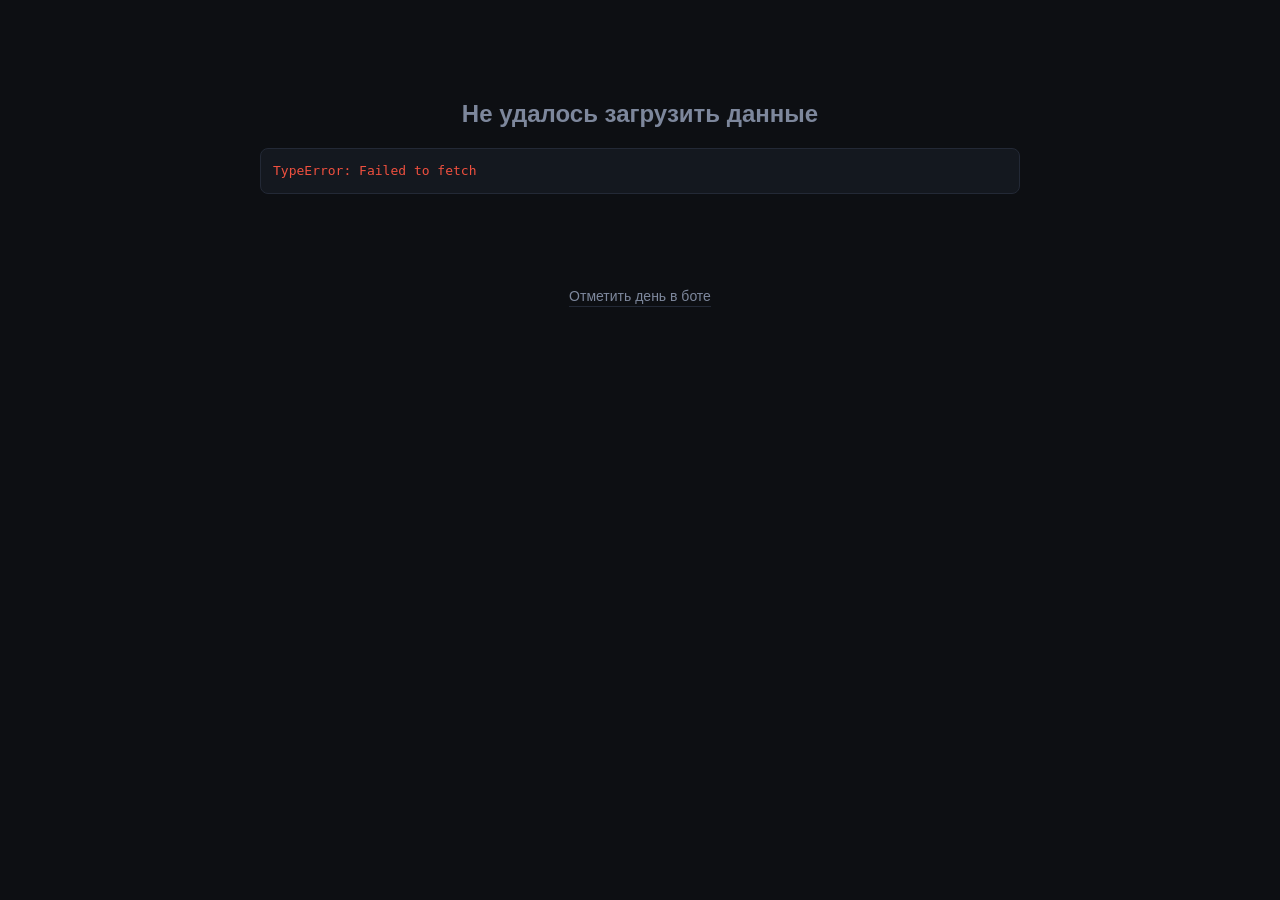
<file: index.html>
<!DOCTYPE html>
<html lang="ru">
<head>
  <meta charset="utf-8">
  <meta name="viewport" content="width=device-width, initial-scale=1, viewport-fit=cover">
  <meta name="theme-color" content="#0d0f13">
  <meta name="robots" content="noindex, nofollow">
  <title>derzhimsya</title>
  <link rel="icon" href="data:image/svg+xml,<svg xmlns='http://www.w3.org/2000/svg' viewBox='0 0 100 100'><text y='.9em' font-size='90'>🔗</text></svg>">
  <link rel="stylesheet" href="style.css">
</head>
<body>
  <main id="app">
    <div class="loading">Загрузка…</div>
  </main>

  <footer>
    <a href="https://t.me/derzhimsya_bot">Отметить день в боте</a>
  </footer>

  <script src="config.js"></script>
  <script src="app.js"></script>
</body>
</html>
</file>
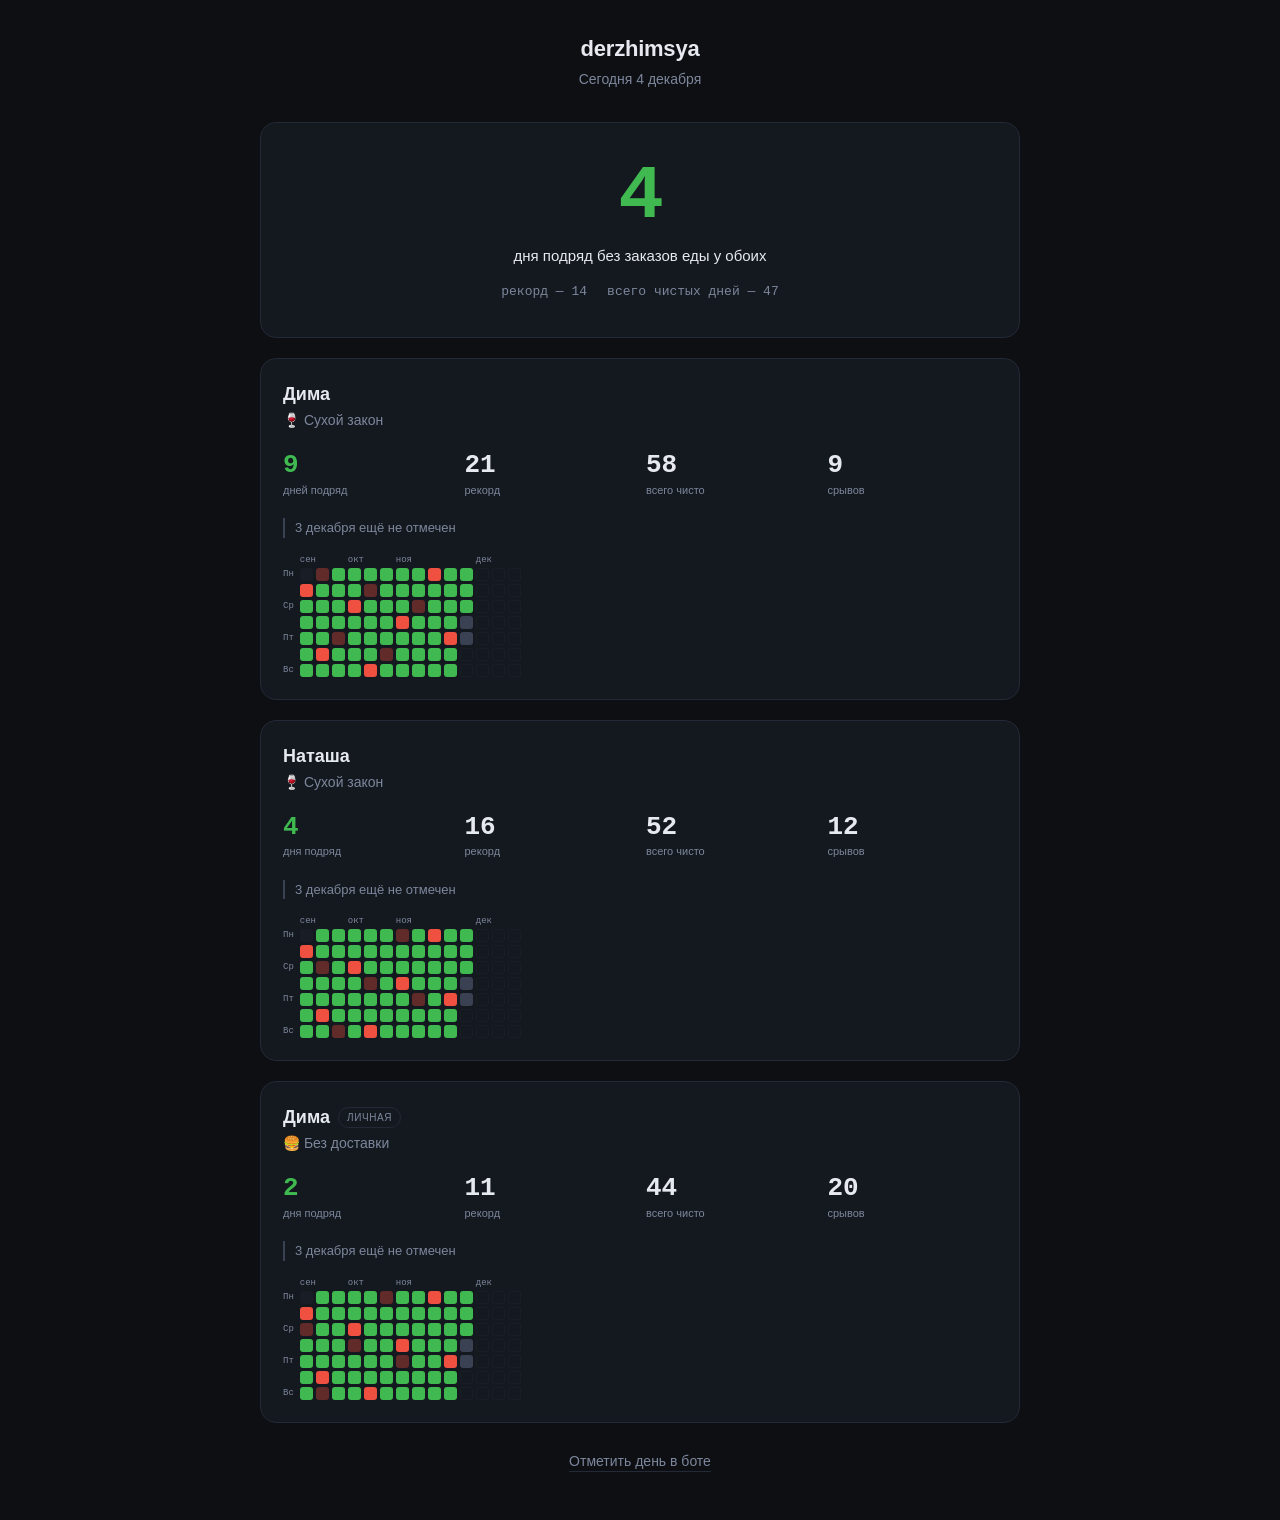
<file: preview.html>
<!DOCTYPE html>
<html lang="ru">
<head>
  <meta charset="utf-8">
  <meta name="viewport" content="width=device-width, initial-scale=1">
  <title>derzhimsya — превью</title>
  <link rel="stylesheet" href="style.css">
</head>
<body>
  <main id="app"><div class="loading">Загрузка…</div></main>
  <footer><a href="https://t.me/derzhimsya_bot">Отметить день в боте</a></footer>

  <!-- Local design preview: generates fake data instead of calling Supabase.
       Safe to delete once the real site is live. -->
  <script>
    const CONFIG = { supabaseUrl: "mock", anonKey: "mock", weeksShown: 14 };

    function mockDays(seed, length) {
      const days = [];
      const start = new Date();
      start.setUTCDate(start.getUTCDate() - length + 1);
      for (let i = 0; i < length; i++) {
        const d = new Date(start);
        d.setUTCDate(d.getUTCDate() + i);
        const roll = (i * seed) % 11;
        let status = "success";
        if (roll === 0) status = "fail";
        else if (roll === 7 && i < length - 20) status = "missed";
        if (i >= length - 2) status = "pending";
        days.push({ date: d.toISOString().slice(0, 10), status });
      }
      return days;
    }

    window.fetch = async () => {
      const dimaAlcohol = mockDays(3, 74);
      const natashaAlcohol = mockDays(5, 74);
      const dimaFood = mockDays(7, 74);
      const started = dimaAlcohol[0].date;
      const body = {
        today: new Date().toISOString().slice(0, 10),
        graceDays: 2,
        habits: [
          { id: "dima-alcohol", participantName: "Дима", participantGender: "m",
            title: "Сухой закон", emoji: "🍷", isShared: true, startDate: started,
            currentStreak: 9, bestStreak: 21, totalSuccess: 58, totalFail: 9, days: dimaAlcohol },
          { id: "natasha-alcohol", participantName: "Наташа", participantGender: "f",
            title: "Сухой закон", emoji: "🍷", isShared: true, startDate: started,
            currentStreak: 4, bestStreak: 16, totalSuccess: 52, totalFail: 12, days: natashaAlcohol },
          { id: "dima-food", participantName: "Дима", participantGender: "m",
            title: "Без доставки", emoji: "🍔", isShared: false, startDate: started,
            currentStreak: 2, bestStreak: 11, totalSuccess: 44, totalFail: 20, days: dimaFood },
        ],
        pair: { currentStreak: 4, bestStreak: 14, totalDays: 47 },
      };
      return { ok: true, json: async () => body };
    };
  </script>
  <script src="app.js"></script>
</body>
</html>
</file>
<file: style.css>
:root {
  --bg: #0d0f13;
  --surface: #14181f;
  --border: #232936;
  --text: #e6e9ef;
  --muted: #7d879c;
  --success: #3fb950;
  --fail: #f0503f;
  --pending: #3a4152;
  --empty: #191d25;
  --mono: ui-monospace, "SF Mono", "Cascadia Mono", "Roboto Mono", Menlo, monospace;
}

* {
  box-sizing: border-box;
  margin: 0;
  padding: 0;
}

body {
  background: var(--bg);
  color: var(--text);
  font-family: -apple-system, BlinkMacSystemFont, "Segoe UI", Roboto, sans-serif;
  font-size: 16px;
  line-height: 1.5;
  -webkit-font-smoothing: antialiased;
  padding: 32px 20px 48px;
  padding-bottom: max(48px, env(safe-area-inset-bottom));
}

#app {
  max-width: 760px;
  margin: 0 auto;
}

.loading,
.error {
  text-align: center;
  color: var(--muted);
  padding: 64px 0;
}

.error pre {
  font-family: var(--mono);
  font-size: 13px;
  white-space: pre-wrap;
  word-break: break-word;
  text-align: left;
  margin-top: 16px;
  padding: 12px;
  background: var(--surface);
  border: 1px solid var(--border);
  border-radius: 8px;
  color: var(--fail);
}

.page-header {
  text-align: center;
  margin-bottom: 32px;
}

.page-header h1 {
  font-size: 22px;
  font-weight: 600;
  letter-spacing: -0.01em;
}

.subtitle {
  color: var(--muted);
  font-size: 14px;
  margin-top: 4px;
}

.hero {
  text-align: center;
  padding: 36px 20px;
  background: var(--surface);
  border: 1px solid var(--border);
  border-radius: 16px;
  margin-bottom: 20px;
}

.hero-value {
  font-family: var(--mono);
  font-size: 76px;
  line-height: 1;
  font-weight: 600;
  color: var(--success);
  letter-spacing: -0.03em;
}

.hero-label {
  margin-top: 10px;
  font-size: 15px;
  color: var(--text);
}

.hero-stats {
  margin-top: 14px;
  display: flex;
  justify-content: center;
  gap: 20px;
  flex-wrap: wrap;
  font-size: 13px;
  color: var(--muted);
  font-family: var(--mono);
}

.cards {
  display: grid;
  gap: 20px;
}

.card {
  background: var(--surface);
  border: 1px solid var(--border);
  border-radius: 16px;
  padding: 22px;
}

.card-title {
  display: flex;
  align-items: center;
  gap: 8px;
}

.card-header h2 {
  font-size: 18px;
  font-weight: 600;
}

.badge {
  font-size: 10px;
  text-transform: uppercase;
  letter-spacing: 0.06em;
  color: var(--muted);
  border: 1px solid var(--border);
  border-radius: 999px;
  padding: 2px 8px;
}

.habit {
  color: var(--muted);
  font-size: 14px;
  margin-top: 2px;
}

.stats {
  display: grid;
  grid-template-columns: repeat(4, 1fr);
  gap: 12px;
  margin: 20px 0;
}

.stat-value {
  font-family: var(--mono);
  font-size: 26px;
  font-weight: 600;
  line-height: 1.1;
}

.stat-primary .stat-value {
  color: var(--success);
}

.stat-label {
  font-size: 11px;
  color: var(--muted);
  margin-top: 2px;
  text-transform: lowercase;
}

.note {
  font-size: 13px;
  color: var(--muted);
  margin-bottom: 16px;
  padding-left: 10px;
  border-left: 2px solid var(--pending);
}

.heatmap-wrapper {
  display: flex;
  gap: 6px;
  align-items: flex-end;
}

.heatmap-weekdays {
  display: grid;
  grid-template-rows: repeat(7, 13px);
  gap: 3px;
  font-size: 9px;
  color: var(--muted);
  font-family: var(--mono);
  line-height: 13px;
}

.heatmap-scroll {
  overflow-x: auto;
  flex: 1;
  scrollbar-width: none;
}

.heatmap-scroll::-webkit-scrollbar {
  display: none;
}

.heatmap-inner {
  display: inline-block;
  min-width: 100%;
}

.heatmap-months {
  display: grid;
  grid-auto-flow: column;
  grid-auto-columns: 13px;
  gap: 3px;
  font-size: 9px;
  color: var(--muted);
  font-family: var(--mono);
  height: 14px;
  overflow: visible;
}

.heatmap-month {
  white-space: nowrap;
}

.heatmap {
  display: grid;
  grid-auto-flow: column;
  grid-template-rows: repeat(7, 13px);
  grid-auto-columns: 13px;
  gap: 3px;
}

.cell {
  border-radius: 3px;
  background: var(--empty);
}

.cell-success { background: var(--success); }
.cell-fail    { background: var(--fail); }
.cell-pending { background: var(--pending); }
.cell-missed  { background: var(--fail); opacity: 0.35; }
.cell-future  { background: transparent; box-shadow: inset 0 0 0 1px var(--empty); }

footer {
  max-width: 760px;
  margin: 28px auto 0;
  text-align: center;
  font-size: 14px;
}

footer a {
  color: var(--muted);
  text-decoration: none;
  border-bottom: 1px solid var(--border);
  padding-bottom: 2px;
}

footer a:hover {
  color: var(--text);
}

@media (max-width: 520px) {
  body { padding: 24px 14px 40px; }
  .hero-value { font-size: 60px; }
  .stats { grid-template-columns: repeat(2, 1fr); }
  .card { padding: 18px; }
}
</file>
